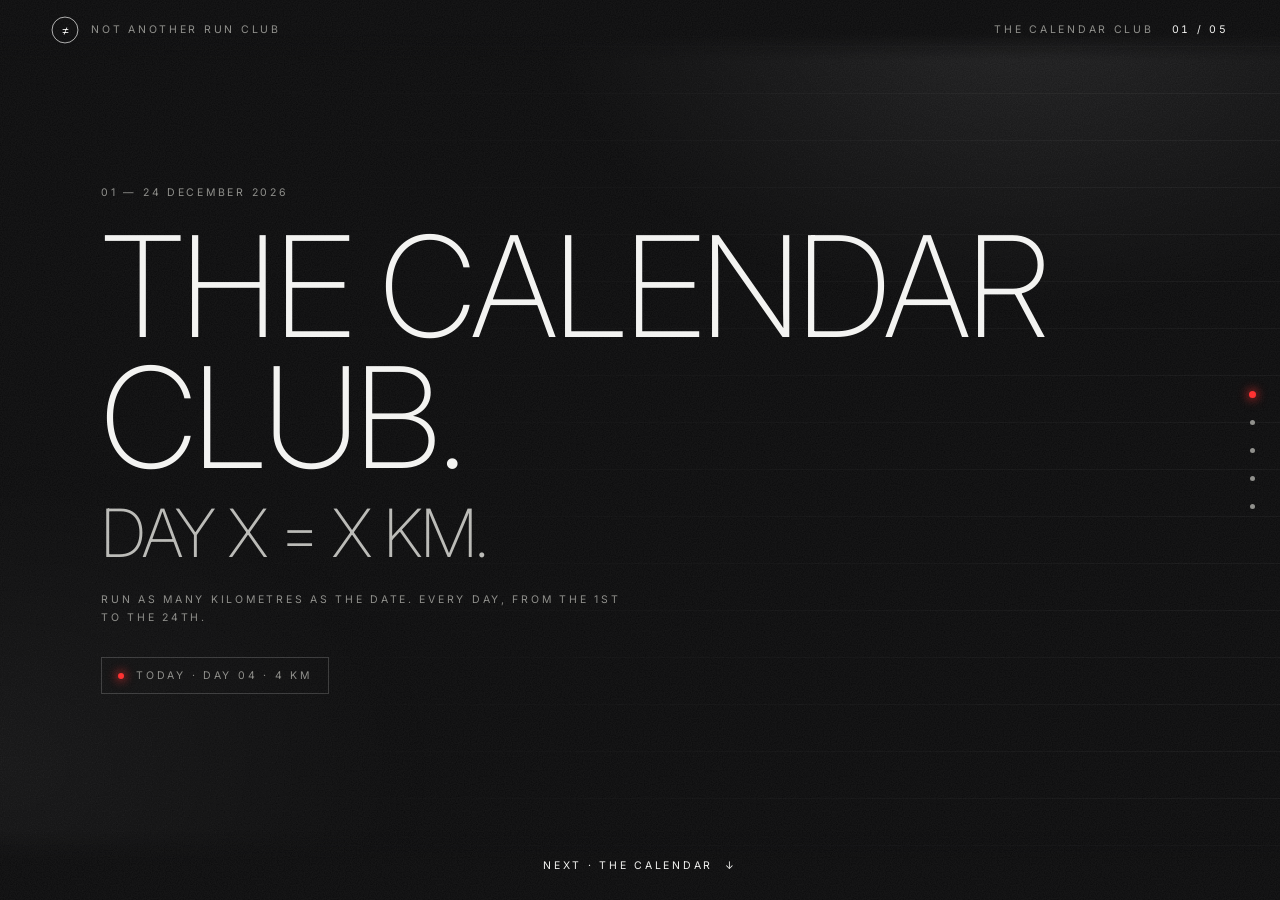
<file: index.html>
<!DOCTYPE html>
<html lang="en">
<head>
<meta charset="utf-8">
<meta name="viewport" content="width=device-width, initial-scale=1, viewport-fit=cover">
<title>The Calendar Club</title>
<meta name="description" content="Day X = X km. An advent calendar for runners, 1–24 December.">
<meta name="theme-color" content="#0a0a0b">
<!-- Link preview (WhatsApp, iMessage, Messenger, Slack, Instagram DMs ...). The image address must be the FULL address of og.png.
     When your own domain is live, replace notanotherrunclub.github.io/Calendar-Club in the three lines marked (*) with it. -->
<meta property="og:type" content="website">
<meta property="og:site_name" content="The Calendar Club">
<meta property="og:title" content="The Calendar Club — Day X = X km">
<meta property="og:description" content="Run as many kilometres as the date, every day, from the 1st to the 24th of December. Leaderboard, results and where we ran.">
<meta property="og:url" content="https://notanotherrunclub.github.io/Calendar-Club/"><!-- (*) -->
<meta property="og:image" content="https://notanotherrunclub.github.io/Calendar-Club/og.png"><!-- (*) -->
<meta property="og:image:width" content="1200">
<meta property="og:image:height" content="630">
<meta property="og:image:alt" content="The Calendar Club. Day X = X km. 1–24 December 2026.">
<meta name="twitter:card" content="summary_large_image">
<meta name="twitter:image" content="https://notanotherrunclub.github.io/Calendar-Club/og.png"><!-- (*) -->
<!-- Remove the next line if you WANT search engines to list the page (it shows runners' names). -->
<meta name="robots" content="noindex">
<link rel="icon" href="data:image/svg+xml,%3Csvg xmlns='http://www.w3.org/2000/svg' viewBox='0 0 40 40'%3E%3Crect width='40' height='40' fill='%230a0a0b'/%3E%3Ccircle cx='20' cy='20' r='17' fill='none' stroke='%23f3f3f1'/%3E%3Ctext x='20' y='28' text-anchor='middle' font-size='22' fill='%23f3f3f1' font-family='sans-serif'%3E%E2%89%A0%3C/text%3E%3C/svg%3E">
<link rel="preconnect" href="https://fonts.googleapis.com">
<link rel="preconnect" href="https://fonts.gstatic.com" crossorigin>
<link href="https://fonts.googleapis.com/css2?family=Inter:wght@200;300;400;500&display=swap" rel="stylesheet">
<link rel="stylesheet" href="style.css">
<style>
/* ===== DECK: four full-screen pages, one visible at a time, fading into each other ===== */
html,body{height:100%;overflow:hidden;overscroll-behavior:none}
#deck{position:fixed;inset:0;height:100vh;height:100dvh}
.page{position:absolute;inset:0;overflow-y:auto;overflow-x:hidden;overscroll-behavior:contain;scrollbar-width:thin;scrollbar-color:#2c2c30 transparent;
  opacity:0;visibility:hidden;transition:opacity .75s ease,visibility 0s linear .75s}
.page.active{opacity:1;visibility:visible;transition:opacity .75s ease .12s,visibility 0s}
.pin{min-height:100%;width:100%;max-width:var(--maxw);margin:0 auto;display:flex;flex-direction:column;justify-content:center;
  padding:calc(var(--bar) + 22px + env(safe-area-inset-top)) var(--pad) calc(var(--foot) + 22px + env(safe-area-inset-bottom));
  transform:translateY(18px);transition:transform .75s ease}
.page.active .pin{transform:none}

/* fixed chrome */
.bar,.foot{position:fixed;left:0;right:0;z-index:20;display:flex;align-items:center;justify-content:space-between;padding:0 var(--pad);pointer-events:none}
.bar>*,.foot>*{pointer-events:auto}
.bar{top:0;height:calc(var(--bar) + env(safe-area-inset-top));padding-top:env(safe-area-inset-top);background:linear-gradient(var(--bg) 55%,rgba(10,10,11,0))}
.foot{bottom:0;height:calc(var(--foot) + env(safe-area-inset-bottom));padding-bottom:env(safe-area-inset-bottom);justify-content:center;background:linear-gradient(to top,var(--bg) 55%,rgba(10,10,11,0))}
.brand{display:flex;align-items:center;gap:12px}
.badge{width:28px;height:28px;flex:none}
.bar .right{display:flex;gap:18px;align-items:center}
.bar .num{color:var(--ink)}
.next{display:inline-flex;gap:12px;align-items:center;padding:10px 6px;color:var(--ink)}
.next .micro{color:var(--ink)}
.next .arr{display:inline-block;animation:nudge 1.9s ease-in-out infinite}
@keyframes nudge{0%,100%{transform:translateY(0)}50%{transform:translateY(4px)}}
.next.up .arr{animation:none}
.dots{position:fixed;right:max(6px,calc(var(--pad) / 2 - 12px));top:50%;transform:translateY(-50%);z-index:21;display:flex;flex-direction:column}
.dots button{width:28px;height:28px;display:grid;place-items:center}
.dots button::before{content:"";width:5px;height:5px;border-radius:50%;background:var(--ink-3);transition:all .3s}
.dots button:hover::before{background:var(--ink)}
.dots button[aria-current="true"]::before{width:7px;height:7px;background:var(--red);box-shadow:0 0 10px 2px rgba(255,43,43,.6)}

/* page 1 — hero */
.hero h1{font-size:clamp(46px,min(11.5vw,17vh,140px),158px);margin-top:20px}
.hero .lead{font-size:clamp(26px,min(5.2vw,8vh),68px);color:var(--ink-2);margin-top:.32em}
.hero .rule{margin-top:26px;max-width:520px}
.status{margin-top:30px;display:inline-flex;gap:12px;align-items:center;border:1px solid var(--line);padding:9px 16px;align-self:flex-start}
.demo-pill{display:inline-flex;gap:10px;align-items:center;margin-top:14px;color:var(--ink);align-self:flex-start}
#updated{margin-top:14px}

/* section headings */
.sec-head{display:flex;justify-content:space-between;align-items:flex-end;gap:14px 32px;flex-wrap:wrap;margin-bottom:clamp(18px,3vh,36px)}
.sec-head h2{font-size:clamp(36px,min(7vw,11vh),92px)}
.sec-head .meta{display:flex;gap:18px;align-items:center;flex-wrap:wrap}
.notice{min-height:1.2em;margin-bottom:10px}

/* page 2 — calendar */
.cal{display:grid;grid-template-columns:repeat(6,minmax(0,1fr));gap:1px;background:var(--line-2);border:1px solid var(--line-2)}
@media(min-width:720px){.cal{grid-template-columns:repeat(8,minmax(0,1fr))}}
@media(min-width:1040px){.cal{grid-template-columns:repeat(12,minmax(0,1fr))}}
.tile{position:relative;background:var(--bg);text-align:left;padding:12px 10px 10px;min-height:104px;display:flex;flex-direction:column;justify-content:space-between;transition:background .15s,color .15s}
@media(min-width:720px){.tile{min-height:clamp(104px,15vh,150px)}}
@media(min-width:1040px){.tile{min-height:clamp(120px,24vh,210px);padding:16px 14px 14px}}
.tile .n{font-size:clamp(22px,2.6vw,32px);font-weight:200;letter-spacing:-.01em;line-height:1}
.tile .km{letter-spacing:.14em;font-size:10px;white-space:nowrap}
.tile .bt{display:flex;flex-direction:column;gap:1px}
.tile .met{letter-spacing:.12em;font-size:10px;white-space:nowrap}
.tile:hover{background:var(--bg-2)}
.tile.future{color:var(--ink-3)}
.tile.today::after{content:"";position:absolute;top:12px;right:12px;width:6px;height:6px;border-radius:50%;background:var(--red);box-shadow:0 0 10px 2px rgba(255,43,43,.55)}
.tile[aria-pressed="true"]{background:var(--ink);color:#0a0a0b}
.tile[aria-pressed="true"] .micro{color:#555}

/* page 3 — results */
.board{border-top:1px solid var(--line)}
.head,.row{display:grid;grid-template-columns:54px minmax(0,1.5fr) repeat(6,minmax(0,1fr));column-gap:14px;align-items:baseline}
.board.all .head,.board.all .row{grid-template-columns:54px minmax(0,2.4fr) repeat(3,minmax(0,1fr));column-gap:18px}
.head{align-items:end;padding:14px 0;border-bottom:1px solid var(--line-2);position:sticky;top:calc(var(--bar) + env(safe-area-inset-top));background:rgba(10,10,11,.93);z-index:3}
.row{padding:17px 0;border-bottom:1px solid var(--line-2)}
.row .rank{font-size:13px;color:var(--ink-3);letter-spacing:.12em}
.row .name{display:block;font-size:clamp(17px,1.9vw,22px);font-weight:300;text-transform:uppercase;letter-spacing:.01em;overflow-wrap:anywhere}
.row .sub{display:block;margin-top:2px;letter-spacing:.2em;font-size:9.5px}
.row .v{font-size:clamp(15px,1.5vw,18px);font-variant-numeric:tabular-nums}
.row .u{margin-left:6px;font-size:9.5px;letter-spacing:.22em;color:var(--ink-3);font-weight:400}
.row.dim,.row.dim .name{color:var(--ink-3)}
.row.top{padding:clamp(22px,3.4vw,40px) 0 clamp(20px,3vw,34px);row-gap:18px;grid-template-areas:"rank who who who who who who who" ". . km sec pace tkm tsec tpace"}
.board.all .row.top{grid-template-areas:"rank who who who who" ". . tkm tsec tpace"}
.row.top .rank{grid-area:rank}.row.top .who{grid-area:who}.row.top .cell.km{grid-area:km}.row.top .cell.sec{grid-area:sec}.row.top .cell.pace{grid-area:pace}.row.top .cell.tkm{grid-area:tkm}.row.top .cell.tsec{grid-area:tsec}.row.top .cell.tpace{grid-area:tpace}
.row.top .rank{font-size:clamp(26px,4vw,50px);font-weight:200;color:var(--ink);letter-spacing:-.01em;line-height:1}
.row.top .name{font-size:clamp(30px,5.4vw,72px);font-weight:200;letter-spacing:-.015em;line-height:1}
.row.top .v{font-size:clamp(18px,1.8vw,25px);font-weight:200}
.board.all .row.top .v{font-size:clamp(20px,2.4vw,30px)}
.row .cell.tkm{padding-left:0}
.empty{padding:clamp(30px,6vh,80px) 0;border-bottom:1px solid var(--line-2)}
.empty .display{font-size:clamp(30px,5.4vw,72px);color:var(--ink-2)}
.ranknote{margin-top:14px}
@media(max-width:820px){
  .head{display:none}
  .row,.row.top,.board.all .row,.board.all .row.top{grid-template-columns:44px repeat(3,minmax(0,1fr));grid-template-areas:"rank who who who" ". km sec pace" ". tkm tsec tpace";column-gap:10px;row-gap:12px;align-items:start}
  .board.all .row,.board.all .row.top{grid-template-areas:"rank who who who" ". tkm tsec tpace"}
  .row .rank{grid-area:rank}.row .who{grid-area:who}.row .cell.km{grid-area:km}.row .cell.sec{grid-area:sec}.row .cell.pace{grid-area:pace}.row .cell.tkm{grid-area:tkm}.row .cell.tsec{grid-area:tsec}.row .cell.tpace{grid-area:tpace}
  .row .cell[data-s]::before{display:block;content:attr(data-s);font-size:9px;letter-spacing:.14em;text-transform:uppercase;color:var(--ink-3);font-weight:400;margin-bottom:2px;white-space:nowrap}
  .row .cell.tkm,.row .cell.tsec,.row .cell.tpace{padding-top:12px;border-top:1px solid var(--line-2)}
  .board.all .row .cell.tkm,.board.all .row .cell.tsec,.board.all .row .cell.tpace{padding-top:0;border-top:0}
  .row .v{font-size:16px}
  .row.top .v,.board.all .row.top .v{font-size:19px}
  .row .u{margin-left:4px;letter-spacing:.14em}
}

/* disqualified marker after a name in the overall results */
.board .name .x{margin-left:.45em;color:var(--red);font-size:.7em;vertical-align:.12em;letter-spacing:0}

/* page 4 — leaderboard grid (runners x days) */
.grid{overflow-x:auto;overscroll-behavior-x:contain;border-top:1px solid var(--line);scrollbar-width:thin;scrollbar-color:#2c2c30 transparent}
.gt{border-collapse:separate;border-spacing:0;width:100%;min-width:max-content;font-variant-numeric:tabular-nums}
.gt th,.gt td{padding:0;text-align:center;border-bottom:1px solid var(--line-2);background:var(--bg)}
.gt thead th{padding:13px 0;font-weight:400;position:relative;z-index:2;transform:translateY(var(--hy,0px));box-shadow:0 -34px 0 var(--bg)}   /* --hy keeps the day numbers under the top bar while the page scrolls (see stickyHead) */
.gt .nm{position:sticky;left:0;z-index:1;text-align:left;padding:13px 18px 13px 0;min-width:clamp(150px,22vw,250px);max-width:250px}
.gt thead .nm{z-index:3}
.gt .nm span{display:inline-block;font-size:clamp(14px,1.4vw,17px);font-weight:300;text-transform:uppercase;letter-spacing:.01em}
.gt .x{margin-left:8px;color:var(--red);font-size:.9em;letter-spacing:0}
.gt .c{min-width:34px;width:34px;font-size:15px;color:var(--ink)}
.gt thead .c{font-size:10.5px;letter-spacing:.08em;color:var(--ink-3)}
.gt .ok{color:var(--ink)}
.gt .no{color:var(--red)}
.gt .na{color:var(--ink-3);opacity:.5}
.gt .fut{color:var(--ink-3);opacity:.25}
.gt .tdy{background:#131315}
.gt thead .tdy{color:var(--ink)}
.gt tr.dq .nm span:first-child{color:var(--ink-3)}
.gt tbody tr:hover th,.gt tbody tr:hover td{background:var(--bg-2)}
@media(max-width:640px){.gt .nm{min-width:118px;max-width:130px;padding-right:10px}.gt .nm span{font-size:13px;overflow-wrap:anywhere}.gt .c{min-width:30px;width:30px}.grid{margin-right:14px}}

/* page 5 — map */
.mapgrid{display:grid;grid-template-columns:minmax(0,1fr);gap:28px}
@media(min-width:980px){.mapgrid{grid-template-columns:minmax(0,1fr) 330px}}
.seg{display:inline-flex;border:1px solid var(--line)}
.seg button{padding:9px 14px;font-size:10.5px;letter-spacing:.24em;text-transform:uppercase;color:var(--ink-3);font-weight:400;border-right:1px solid var(--line)}
.seg button:last-child{border-right:0}
.seg button[aria-pressed="true"]{background:var(--ink);color:#0a0a0b}
.mapwrap{position:relative;background:#050506;border:1px solid var(--line-2);overflow:hidden}
.mapwrap svg{display:block;width:100%;height:auto}
.land path{fill:#151517;stroke:#2d2d31;stroke-width:.8;vector-effect:non-scaling-stroke;stroke-linejoin:round}
.glow{mix-blend-mode:screen;pointer-events:none}
.core{fill:#ff7a7a;pointer-events:none;transition:transform .15s;transform-box:fill-box;transform-origin:center}
.dot.on .core{transform:scale(1.9)}
.hit{fill:transparent;cursor:pointer}
.maplabel{fill:#d6d6d2;font-family:var(--font);font-weight:400;letter-spacing:.16em;paint-order:stroke;stroke:#050506;stroke-width:3px;stroke-linejoin:round;pointer-events:none}
.tip{position:absolute;pointer-events:none;background:rgba(10,10,11,.94);border:1px solid var(--line);padding:10px 14px;white-space:nowrap;opacity:0;transform:translate(-50%,calc(-100% - 16px));transition:opacity .12s;z-index:5}
.tip.on{opacity:1}
.tip.below{transform:translate(-50%,18px)}
.tip b{display:block;font-weight:400;font-size:12px;letter-spacing:.18em;text-transform:uppercase;margin-bottom:2px}
.legend{display:flex;gap:10px;align-items:center;margin-top:12px}.legend i{flex:none}.legend span{min-width:0}
.legend i{display:inline-block;width:22px;height:22px;border-radius:50%;background:radial-gradient(circle,rgba(255,43,43,.95),rgba(255,43,43,0) 70%)}
.cities{list-style:none}
.cities li{padding:13px 0;border-bottom:1px solid var(--line-2);cursor:default}
.cities li.on .cn{color:var(--red)}
.cities .line{display:flex;justify-content:space-between;gap:12px;align-items:baseline}
.cities .cn{font-size:15px;text-transform:uppercase;letter-spacing:.06em;font-weight:300}
.cities .cbar{height:1px;background:var(--line-2);margin-top:9px;position:relative}
.cities .cbar i{position:absolute;left:0;top:-.5px;height:2px;background:var(--red);box-shadow:0 0 10px rgba(255,43,43,.6)}

@media(max-width:640px){.bar .right .title{display:none}.badge{width:24px;height:24px}.dots{right:2px}.dots button{width:16px;height:28px}}
@media(max-height:560px){.pin{justify-content:flex-start}}
</style>
</head>
<body>
<div class="heroBg" aria-hidden="true"></div>

<header class="bar">
  <div class="brand">
    <svg class="badge" viewBox="0 0 40 40" aria-hidden="true"><circle cx="20" cy="20" r="18.5" fill="none" stroke="currentColor" stroke-width="1"/><text x="20" y="27" text-anchor="middle" font-size="20" font-weight="300" fill="currentColor" font-family="Inter,system-ui,sans-serif">≠</text></svg>
    <span class="micro">Not Another Run Club</span>
  </div>
  <div class="right">
    <span class="micro title" id="pgTitle"></span>
    <span class="micro num" id="pgCount" aria-live="polite"></span>
  </div>
</header>

<nav class="dots" id="dots" aria-label="Pages"></nav>

<main id="deck">
  <section class="page active" id="top" data-title="The Calendar Club" aria-label="The Calendar Club">
    <div class="pin hero">
      <p class="micro">01 — 24 December 2026</p>
      <h1 class="display">The Calendar<br>Club.</h1>
      <p class="lead display">Day X = X km.</p>
      <p class="micro rule">Run as many kilometres as the date. Every day, from the 1st to the 24th.</p>
      <div class="status micro" id="status" aria-live="polite"></div>
      <div class="demo-pill micro" id="demoPill" hidden><span class="dot-live"></span>Demo data · not real runners</div>
      <p class="micro" id="updated"></p>
    </div>
  </section>

  <section class="page" id="calendar" data-title="The calendar" aria-label="The calendar">
    <div class="pin">
      <div class="sec-head">
        <h2 class="display">The calendar.</h2>
        <p class="micro">Tap a day to open its results</p>
      </div>
      <div class="cal" id="cal" role="group" aria-label="Days 1 to 24"></div>
    </div>
  </section>

  <section class="page" id="results" data-title="Results" aria-label="Results">
    <div class="pin" style="justify-content:flex-start">
      <div class="sec-head">
        <h2 class="display">Results.</h2>
        <div class="meta">
          <p class="micro" id="resMeta"></p>
          <button class="linkbtn" id="resAll" type="button" hidden>← All days</button>
        </div>
      </div>
      <p class="micro notice" id="notice" aria-live="polite"></p>
      <div class="board" id="board" role="table" aria-label="Results"></div>
      <p class="micro ranknote" id="rankNote"></p>
    </div>
  </section>

  <section class="page" id="leaderboard" data-title="Leaderboard" aria-label="Leaderboard">
    <div class="pin" style="justify-content:flex-start">
      <div class="sec-head">
        <h2 class="display">Leaderboard.</h2>
        <div class="meta"><p class="micro" id="lbMeta"></p></div>
      </div>
      <div class="grid" id="grid" tabindex="0" role="region" aria-label="Leaderboard: every runner, every day"></div>
      <p class="micro ranknote" id="lbNote"></p>
    </div>
  </section>

  <section class="page" id="map" data-title="Where we ran" aria-label="Where we ran">
    <div class="pin">
      <div class="sec-head">
        <h2 class="display">Where we ran.</h2>
        <div class="meta">
          <button class="linkbtn" id="mapAll" type="button" hidden>← All days</button>
          <div class="seg" id="seg" role="group" aria-label="Map area"></div>
        </div>
      </div>
      <div class="mapgrid">
        <div>
          <div class="mapwrap" id="mapwrap"></div>
          <div class="legend micro"><i aria-hidden="true"></i><span id="mapNote"></span></div>
        </div>
        <div>
          <p class="micro" style="margin-bottom:6px" id="cityHead">Cities</p>
          <ul class="cities" id="cities"></ul>
          <p class="micro" id="cityMore" style="margin-top:14px"></p>
        </div>
      </div>
    </div>
  </section>
</main>

<footer class="foot">
  <button class="next" id="nextBtn" type="button"><span class="micro" id="nextLab"></span><span class="micro arr" aria-hidden="true">↓</span></button>
</footer>

<noscript><p style="position:fixed;inset:0;display:grid;place-items:center;background:#0a0a0b;color:#f3f3f1;z-index:99">This page needs JavaScript.</p></noscript>

<script src="shared.js"></script>
<script>
(() => {
'use strict';
const { DAYS, norm, pad2, fmtKm, fmtTime, fmtPace, fmtInt, CITIES, cityKey, clean } = window.CC;

/* ===== SETTINGS ===== */
const YEAR = 2026;          // challenge year (1–24 December)
const TZ = 'Europe/Budapest';
const RANK_BY = 'time';     // 'time': fastest total time wins   |   'pace': fastest average pace wins (fairer when runners have different days)
const POLL_MS = 60000;      // how often the open page checks data.json for news

const $ = (q) => document.querySelector(q);
const NS = 'http://www.w3.org/2000/svg';
function h(tag, props, ...kids) {
  const el = document.createElement(tag);
  if (props) for (const [k, v] of Object.entries(props)) {
    if (v == null || v === false) continue;
    if (k === 'class') el.className = v;
    else if (k.startsWith('on')) el.addEventListener(k.slice(2), v);
    else el.setAttribute(k, v === true ? '' : v);
  }
  for (const c of kids.flat()) { if (c == null || c === false) continue; el.append(c.nodeType ? c : document.createTextNode(String(c))); }
  return el;
}
function s(tag, props, text) {
  const el = document.createElementNS(NS, tag);
  if (props) for (const [k, v] of Object.entries(props)) if (v != null) el.setAttribute(k, v);
  if (text != null) el.textContent = text;
  return el;
}

/* ===== STATE ===== */
const DEMO_Q = /[?&]demo(=|&|$)/.test(location.search);
let DATA = null, ENTRIES = [], loaded = false, lastText = null;
const state = { day: null, mapDay: null, view: null, active: null, touched: false };   // day = results filter, mapDay = map filter
let GEO = null;

function isDemo() { return DEMO_Q || !!(DATA && DATA.demo); }
function todayInfo() {
  if (isDemo()) return { phase: 'live', day: (DATA && DATA.previewToday) || 9 };
  const [y, m, d] = new Intl.DateTimeFormat('en-CA', { timeZone: TZ, year: 'numeric', month: '2-digit', day: '2-digit' }).format(new Date()).split('-').map(Number);
  const diff = Math.round((Date.UTC(y, m - 1, d) - Date.UTC(YEAR, 11, 1)) / 864e5);
  if (diff < 0) return { phase: 'before', in: -diff };
  if (diff >= DAYS) return { phase: 'after' };
  return { phase: 'live', day: diff + 1 };
}

/* ===== AGGREGATION ===== */
function computeRows(day) {
  const groups = new Map();
  for (const e of ENTRIES) { const k = norm(e.name); if (!groups.has(k)) groups.set(k, []); groups.get(k).push(e); }
  const rows = [];
  for (const [key, es] of groups) {
    es.sort((a, b) => (a.at - b.at) || (a.day - b.day));
    const byDay = new Map(); for (const e of es) byDay.set(e.day, e);          // one result per day — the latest entry wins
    const days = [...byDay.values()], doneDays = days.filter((e) => e.done);
    const sel = day ? days.filter((e) => e.day === day) : days, selDone = sel.filter((e) => e.done), timed = selDone.filter((e) => e.sec != null);
    const sumSec = (l) => l.reduce((a, e) => a + e.sec, 0), sumKm = (l) => l.reduce((a, e) => a + e.day, 0);      // a finished day is worth its own number of km
    const allTimed = doneDays.filter((e) => e.sec != null);
    rows.push({
      key, name: es[0].name, daysDone: doneDays.length,
      dq: days.some((e) => !e.done),                                         // one "not finished" = disqualified
      dqDay: days.reduce((m, e) => (e.done ? m : Math.min(m, e.day)), Infinity),   // the first day they did not finish
      byDay: new Map(days.map((e) => [e.day, e.done])),
      dayKm: sumKm(selDone), sec: timed.length ? sumSec(timed) : null, pace: timed.length ? sumSec(timed) / sumKm(timed) : null,                 // the selected day (all days when none is selected)
      totalKm: sumKm(doneDays), tsec: allTimed.length ? sumSec(allTimed) : null, tpace: allTimed.length ? sumSec(allTimed) / sumKm(allTimed) : null, // all days, counted by the page
      ranked: selDone.length > 0, tried: sel.length > 0, timeComplete: selDone.length > 0 && timed.length === selDone.length, rank: null,
    });
  }
  /* RANKING — one day: 1) finishers first  2) then the faster time (runners whose times are all entered go first)  3) then name
     — all days: 1) most kilometres  2) at the same distance the faster overall runner (complete times first, then lower overall pace)  3) then name */
  const t = (r) => { const v = RANK_BY === 'pace' ? r.pace : r.sec; return v == null ? Infinity : v; };
  const tp = (r) => (r.tpace == null ? Infinity : r.tpace);
  const ranked = rows.filter((r) => r.ranked).sort((a, b) => day
    ? (Number(b.timeComplete) - Number(a.timeComplete)) || (t(a) - t(b)) || (b.totalKm - a.totalKm) || a.name.localeCompare(b.name, 'hu')
    : (b.totalKm - a.totalKm) || (Number(b.timeComplete) - Number(a.timeComplete)) || (tp(a) - tp(b)) || a.name.localeCompare(b.name, 'hu'));
  ranked.forEach((r, i) => { r.rank = i + 1; });
  const rest = rows.filter((r) => !r.ranked).sort((a, b) => (Number(b.tried) - Number(a.tried)) || a.name.localeCompare(b.name, 'hu'));
  return ranked.concat(rest);
}
function cityStats(es) {
  const m = new Map();
  for (const e of es) {
    const k = cityKey(e.city); if (!k) continue;
    let c = m.get(k); if (!c) { c = { key: k, name: e.city, km: 0, runs: 0, runners: new Set(), lat: null, lon: null }; m.set(k, c); }
    c.km += e.km; c.runs++; c.runners.add(norm(e.name));
    if (c.lat == null && e.lat != null && e.lon != null) { c.lat = e.lat; c.lon = e.lon; }
  }
  for (const c of m.values()) { const t = CITIES.get(norm(c.name)); if (t) { c.name = t.name; if (c.lat == null) { c.lat = t.lat; c.lon = t.lon; } } }
  return [...m.values()].sort((a, b) => b.km - a.km);
}

/* ===== PAGE 1: status ===== */
function renderStatus() {
  const t = todayInfo(), el = $('#status'); el.replaceChildren();
  if (t.phase === 'live') el.append(h('span', { class: 'dot-live' }), `Today · Day ${pad2(t.day)} · ${t.day} km`);
  else if (t.phase === 'before') el.append(`Opens in ${t.in} ${t.in === 1 ? 'day' : 'days'} · 01 Dec`);
  else el.append('The calendar is closed · see you next year');
  $('#demoPill').hidden = !isDemo();
  const last = ENTRIES.reduce((a, e) => Math.max(a, e.at || 0), 0);
  $('#updated').textContent = last && !isDemo() ? 'Last update · ' + new Intl.DateTimeFormat('en-GB', { timeZone: TZ, day: '2-digit', month: 'short', hour: '2-digit', minute: '2-digit' }).format(new Date(last)) : '';
}

/* ===== PAGE 2: calendar ===== */
function renderCal() {
  const t = todayInfo(), el = $('#cal'); el.replaceChildren();
  const perDay = new Map();   // day -> runner -> finished?
  for (const e of [...ENTRIES].sort((x, y) => x.at - y.at)) { if (!perDay.has(e.day)) perDay.set(e.day, new Map()); perDay.get(e.day).set(norm(e.name), e.done); }
  for (let d = 1; d <= DAYS; d++) {
    const m = perDay.get(d); let met = 0;
    if (m) for (const v of m.values()) if (v) met++;
    const future = t.phase === 'before' || (t.phase === 'live' && d > t.day);
    el.append(h('button', {
      type: 'button', class: 'tile' + (t.phase === 'live' && d === t.day ? ' today' : '') + (future ? ' future' : ''),
      'aria-pressed': String(state.day === d), 'aria-label': `Day ${d}, ${d} km — open results`,
      onclick: () => { state.day = d; state.mapDay = d; state.touched = true; renderAll(); go(IDS.indexOf('results'), 'jump', true); },
    }, h('span', { class: 'n num' }, pad2(d)), h('span', { class: 'bt' }, m ? h('span', { class: 'met micro num' }, '✓ ' + met) : null, h('span', { class: 'km micro' }, d + ' km'))));
  }
}

/* ===== PAGE 3: results ===== */
/* [css class, header label, short label for phones] */
const COLS_DAY = [['km', 'Distance', 'Distance'], ['sec', 'Time', 'Time'], ['pace', 'Avg pace', 'Avg pace']];
const COLS_TOT = [['tkm', 'Total distance', 'Total dist.'], ['tsec', 'Total time', 'Total time'], ['tpace', 'Avg total pace', 'Total pace']];
function renderBoard() {
  const root = $('#board'); root.replaceChildren();
  const day = state.day, rows = computeRows(day).filter((r) => !day || r.dqDay > day);   // one day: a runner is not listed from their first missed day on; overall: everyone is listed
  root.className = 'board' + (day ? '' : ' all');
  const totalKm = rows.reduce((a, r) => a + r.totalKm, 0);
  const doneN = rows.filter((r) => r.ranked).length;
  $('#resMeta').textContent = day
    ? `Day ${pad2(day)} · ${day} km · ${doneN} of ${rows.length} finished`
    : `Overall · ${rows.length} ${rows.length === 1 ? 'runner' : 'runners'} · ${fmtInt(totalKm)} km`;
  $('#resAll').hidden = !day;
  const how = RANK_BY === 'pace' ? 'average pace' : 'time';
  $('#rankNote').textContent = rows.length ? (day ? `Ranked by finishers first, then fastest ${how} on day ${pad2(day)}. Distance, time and pace are for day ${pad2(day)}; the totals add up every day (day 7 = 7 km).` : 'Ranked by total distance first; at the same distance the faster overall runner goes first. Distance = the days finished added up (day 7 = 7 km). A ✗ after a name = disqualified.') : '';
  if (!loaded) { root.append(h('div', { class: 'empty' }, h('p', { class: 'micro' }, 'Loading results…'))); return; }
  if (!rows.length) {
    const t = todayInfo();
    root.append(h('div', { class: 'empty' }, h('p', { class: 'display' }, 'No results yet.'),
      h('p', { class: 'micro', style: 'margin-top:14px' }, ENTRIES.length ? 'Nobody still in the game has a result for this day.' : t.phase === 'before' ? 'The calendar opens on 01 December.' : 'Nothing has been logged yet.')));
    return;
  }
  const cols = (day ? COLS_DAY : []).concat(COLS_TOT);
  const head = h('div', { class: 'head', role: 'row' }, h('span', { class: 'micro hd-rank', role: 'columnheader' }, '#'), h('span', { class: 'micro', role: 'columnheader' }, 'Runner'));
  for (const [, label] of cols) head.append(h('span', { class: 'micro', role: 'columnheader' }, label));
  root.append(head);
  rows.forEach((r, i) => {
    const top = i === 0 && r.rank === 1;
    let sub;
    if (day) sub = r.ranked ? `Day ${pad2(day)} · ✓ Finished` : 'No result yet';
    else sub = `${r.daysDone} ${r.daysDone === 1 ? 'day' : 'days'} finished${r.dq ? ' · disqualified' : ''}`;
    const val = { km: [r.ranked ? fmtInt(r.dayKm) : '—', 'km'], sec: [fmtTime(r.sec), ''], pace: [fmtPace(r.pace), '/km'], tkm: [fmtInt(r.totalKm), 'km'], tsec: [fmtTime(r.tsec), ''], tpace: [fmtPace(r.tpace), '/km'] };
    const cell = ([cls, label, short]) => h('span', { class: 'cell ' + cls, role: 'cell', 'data-l': label, 'data-s': short }, h('span', { class: 'v' }, val[cls][0]), val[cls][1] && val[cls][0] !== '—' ? h('span', { class: 'u' }, val[cls][1]) : null);
    root.append(h('div', { class: 'row' + (top ? ' top' : '') + (r.ranked ? '' : ' dim'), role: 'row' },
      h('span', { class: 'rank cell num', role: 'cell' }, r.rank ? pad2(r.rank) : '—'),
      h('span', { class: 'who cell', role: 'cell' }, h('span', { class: 'name' }, r.name, !day && r.dq ? h('span', { class: 'x', role: 'img', 'aria-label': 'disqualified', title: 'Disqualified' }, '✗') : null), h('span', { class: 'sub micro' }, sub)),
      ...cols.map(cell)));
  });
}

/* ===== PAGE 4: leaderboard grid — every runner, days 1–24 ===== */
function renderGrid() {
  const root = $('#grid'); root.replaceChildren();
  const t = todayInfo(), all = computeRows(null);
  const rows = all.filter((r) => !r.dq).concat(all.filter((r) => r.dq));          // runners still in the game first, disqualified last
  const live = all.filter((r) => !r.dq).length, out = all.length - live;
  $('#lbMeta').textContent = loaded ? `${all.length} ${all.length === 1 ? 'runner' : 'runners'} · ${live} still in${out ? ' · ' + out + ' out' : ''}` : '';
  $('#lbNote').textContent = '✓ finished the day’s distance · ✗ did not finish · a ✗ after a name = disqualified · – no result yet';
  if (!loaded) { root.append(h('div', { class: 'empty' }, h('p', { class: 'micro' }, 'Loading…'))); return; }
  if (!rows.length) {
    root.append(h('div', { class: 'empty' }, h('p', { class: 'display' }, 'No runners yet.'),
      h('p', { class: 'micro', style: 'margin-top:14px' }, t.phase === 'before' ? 'The calendar opens on 01 December.' : 'Nothing has been logged yet.')));
    return;
  }
  const todayN = t.phase === 'live' ? t.day : 0;
  const isFuture = (d) => t.phase === 'before' || (t.phase === 'live' && d > t.day);
  const tr0 = h('tr', null, h('th', { class: 'nm micro', scope: 'col' }, 'Runner'));
  for (let d = 1; d <= DAYS; d++) tr0.append(h('th', { class: 'c' + (d === todayN ? ' tdy' : ''), scope: 'col', title: `Day ${d} · ${d} km` }, String(d)));
  const body = h('tbody');
  for (const r of rows) {
    const tr = h('tr', { class: r.dq ? 'dq' : '' },
      h('th', { class: 'nm', scope: 'row' }, h('span', null, r.name), r.dq ? h('span', { class: 'x', role: 'img', 'aria-label': 'disqualified', title: 'Disqualified' }, '✗') : null));
    for (let d = 1; d <= DAYS; d++) {
      const v = r.byDay.get(d);
      const cls = 'c ' + (v === true ? 'ok' : v === false ? 'no' : isFuture(d) ? 'fut' : 'na') + (d === todayN ? ' tdy' : '');
      const txt = v === true ? '✓' : v === false ? '✗' : isFuture(d) ? '' : '–';
      tr.append(h('td', { class: cls, 'aria-label': `Day ${d}: ${v === true ? 'finished' : v === false ? 'not finished' : 'no result'}` }, txt));
    }
    body.append(tr);
  }
  root.append(h('table', { class: 'gt' }, h('thead', null, tr0), body));
  askStickyHead();
}

/* the day numbers stay in view while the page scrolls (CSS sticky can't do it: the grid itself is the horizontal scroller) */
let headRaf = 0;
function stickyHead() {
  headRaf = 0;
  const t = document.querySelector('#grid .gt'); if (!t) return;
  const th = t.tHead.getBoundingClientRect().height, r = t.getBoundingClientRect(), top = document.querySelector('.bar').offsetHeight;
  t.style.setProperty('--hy', Math.max(0, Math.min(top - r.top, r.height - th)) + 'px');
}
const askStickyHead = () => { if (!headRaf) headRaf = requestAnimationFrame(stickyHead); };
document.querySelector('#leaderboard').addEventListener('scroll', askStickyHead, { passive: true });
window.addEventListener('resize', askStickyHead);

/* ===== PAGE 5: map ===== */
const W = 1000, rad = (d) => d * Math.PI / 180;
const merc = (lat) => Math.log(Math.tan(Math.PI / 4 + rad(Math.max(-85, Math.min(85, lat))) / 2));
const VIEWS = {
  hu: { label: 'Hungary', bbox: [15.2, 45.2, 23.9, 49.2], K: [24, 6.5, 110], core: 4.6, fs: 13 },
  eu: { label: 'Europe', bbox: [-11, 34, 42, 63], K: [12, 3.6, 52], core: 3.2, fs: 11 },
  world: { label: 'World', bbox: [-180, -58, 180, 80], K: [8, 2.2, 30], core: 2.4, fs: 9 },
};
for (const v of Object.values(VIEWS)) { const [lo0, la0, lo1, la1] = v.bbox; v.k = W / rad(lo1 - lo0); v.y0 = merc(la1); v.w = W; v.h = Math.round((merc(la1) - merc(la0)) * v.k); }
const project = (v, lon, lat) => [rad(lon - v.bbox[0]) * v.k, (v.y0 - merc(lat)) * v.k];
const inside = (v, c) => c.lon >= v.bbox[0] && c.lon <= v.bbox[2] && c.lat >= v.bbox[1] && c.lat <= v.bbox[3];
function autoView(cs) {
  if (!cs.length) return 'hu';
  if (cs.every((c) => inside(VIEWS.hu, c))) return 'hu';
  if (cs.every((c) => inside(VIEWS.eu, c))) return 'eu';
  return 'world';
}
const mapState = { key: null, svg: null, land: null, dots: null, tip: null };
function showTip(c, v, x, y) {
  const tip = mapState.tip; tip.replaceChildren(h('b', null, c.name), h('span', { class: 'micro' }, `${c.runners.size} ${c.runners.size === 1 ? 'runner' : 'runners'} · ${c.runs} ${c.runs === 1 ? 'run' : 'runs'} · ${fmtKm(c.km)} km`));
  const py = y / v.h * 100; tip.style.left = Math.min(84, Math.max(16, x / v.w * 100)) + '%'; tip.style.top = py + '%'; tip.classList.toggle('below', py < 24); tip.classList.add('on');
}
const hideTip = () => { if (mapState.tip) mapState.tip.classList.remove('on'); };
function setActive(key) {
  state.active = key;
  document.querySelectorAll('.dot').forEach((n) => n.classList.toggle('on', n.dataset.k === key));
  document.querySelectorAll('.cities li').forEach((n) => n.classList.toggle('on', n.dataset.k === key));
}
function renderMap() {
  const es = (state.mapDay ? ENTRIES.filter((e) => e.day === state.mapDay) : ENTRIES).filter((e) => e.done);
  const cs = cityStats(es), located = cs.filter((c) => c.lat != null);
  const key = state.view || autoView(located), v = VIEWS[key];
  $('#mapAll').hidden = !state.mapDay;
  const seg = $('#seg'); seg.replaceChildren();
  for (const [k, vv] of Object.entries(VIEWS)) seg.append(h('button', { type: 'button', 'aria-pressed': String(k === key), onclick: () => { state.view = k; renderMap(); } }, vv.label));
  const wrap = $('#mapwrap');
  if (mapState.key !== key) {
    const svg = s('svg', { viewBox: `0 0 ${v.w} ${v.h}`, role: 'img', 'aria-label': 'Map of cities where runs were completed' });
    const defs = s('defs'), g = s('radialGradient', { id: 'heat' });
    g.append(s('stop', { offset: '0', 'stop-color': '#ff2b2b', 'stop-opacity': '.95' }), s('stop', { offset: '.35', 'stop-color': '#ff2b2b', 'stop-opacity': '.42' }), s('stop', { offset: '1', 'stop-color': '#ff2b2b', 'stop-opacity': '0' }));
    defs.append(g);
    const land = s('path', { d: GEO && GEO.views[key] ? GEO.views[key].d : '' });
    const gl = s('g', { class: 'land' }); gl.append(land);
    const dots = s('g');
    svg.append(defs, gl, dots);
    const tip = h('div', { class: 'tip', role: 'status' });
    wrap.replaceChildren(svg, tip);
    svg.addEventListener('click', (ev) => { if (!ev.target.classList.contains('hit')) { hideTip(); setActive(null); } });
    Object.assign(mapState, { key, svg, land, dots, tip });
  }
  const dots = mapState.dots; dots.replaceChildren();
  const vis = located.filter((c) => inside(v, c));
  const rOf = (km) => Math.min(v.K[2], v.K[0] + v.K[1] * Math.sqrt(km));
  const pts = vis.map((c) => ({ c, p: project(v, c.lon, c.lat) }));
  for (const { c, p } of pts.slice().reverse()) {
    const [x, y] = p, r = rOf(c.km);
    const g = s('g', { class: 'dot', 'data-k': c.key, tabindex: '0', role: 'img', 'aria-label': `${c.name}: ${fmtKm(c.km)} km, ${c.runners.size} runners` });
    g.append(s('circle', { class: 'glow', cx: x, cy: y, r, fill: 'url(#heat)' }), s('circle', { class: 'core', cx: x, cy: y, r: v.core }), s('circle', { class: 'hit', cx: x, cy: y, r: Math.max(r * 0.55, 14) }));
    const on = () => { showTip(c, v, x, y); setActive(c.key); };
    g.addEventListener('pointerenter', on); g.addEventListener('focus', on);
    g.addEventListener('pointerleave', () => { hideTip(); setActive(null); }); g.addEventListener('blur', () => { hideTip(); setActive(null); });
    g.addEventListener('click', on);
    dots.append(g);
  }
  const placed = [];
  for (const { c, p } of pts.slice(0, 8)) {
    const [x, y] = p, txt = c.name.toUpperCase(), w = txt.length * v.fs * 0.78 + 8, left = x + v.core + 8 + w > v.w - 6;
    const x0 = left ? x - v.core - 8 - w : x + v.core + 8, box = [x0, y - v.fs, x0 + w, y + v.fs * 0.4];
    if (placed.some((b) => !(box[2] < b[0] || box[0] > b[2] || box[3] < b[1] || box[1] > b[3]))) continue;
    placed.push(box);
    dots.append(s('text', { class: 'maplabel', x: left ? x - v.core - 8 : x + v.core + 8, y: y + v.fs * 0.35, 'font-size': v.fs, 'text-anchor': left ? 'end' : 'start' }, txt));
  }
  $('#mapNote').textContent = `Red glow = kilometres run in that city · ${state.mapDay ? 'day ' + pad2(state.mapDay) : 'all days'}`;
  const ul = $('#cities'); ul.replaceChildren();
  const max = cs.length ? cs[0].km : 1;
  $('#cityHead').textContent = state.mapDay ? `Cities · day ${pad2(state.mapDay)}` : 'Cities · all days';
  for (const c of cs.slice(0, 14)) {
    const li = h('li', { 'data-k': c.key },
      h('div', { class: 'line' }, h('span', { class: 'cn' }, c.name), h('span', { class: 'micro num' }, `${c.runners.size} · ${fmtKm(c.km)} km`)),
      h('div', { class: 'cbar' }, h('i', { style: `width:${Math.max(3, c.km / max * 100)}%` })));
    li.addEventListener('pointerenter', () => { setActive(c.key); const q = pts.find((o) => o.c.key === c.key); if (q) showTip(c, v, q.p[0], q.p[1]); });
    li.addEventListener('pointerleave', () => { setActive(null); hideTip(); });
    ul.append(li);
  }
  if (!cs.length) ul.append(h('li', null, h('span', { class: 'micro' }, 'No runs yet')));
  const hidden = cs.length - vis.length, extra = cs.length > 14 ? cs.length - 14 : 0;
  const msgs = [];
  if (hidden > 0) msgs.push(`${hidden} ${hidden === 1 ? 'city is' : 'cities are'} outside this view or have no coordinates`);
  if (extra > 0) msgs.push(`+${extra} more in the list`);
  $('#cityMore').textContent = msgs.join(' · ');
}

function renderAll() { renderStatus(); renderCal(); renderBoard(); renderGrid(); renderMap(); }

/* ===== DECK NAVIGATION: one page at a time, cross-fade between them ===== */
const pages = [...document.querySelectorAll('.page')];
const IDS = pages.map((p) => p.id);
const TITLES = pages.map((p) => p.dataset.title);
let cur = 0, locked = false;
const dotsEl = $('#dots');
pages.forEach((p, i) => dotsEl.append(h('button', { type: 'button', 'aria-label': `${pad2(i + 1)} ${TITLES[i]}`, title: TITLES[i], onclick: () => go(i, i < cur ? 'back' : 'jump', true) })));

function show(i) {
  cur = i;
  pages.forEach((p, k) => { const on = k === i; p.classList.toggle('active', on); p.inert = !on; p.setAttribute('aria-hidden', on ? 'false' : 'true'); });
  [...dotsEl.children].forEach((b, k) => { if (k === i) b.setAttribute('aria-current', 'true'); else b.removeAttribute('aria-current'); });
  $('#pgCount').textContent = `${pad2(i + 1)} / ${pad2(pages.length)}`;
  $('#pgTitle').textContent = TITLES[i];
  const last = i === pages.length - 1, nb = $('#nextBtn');
  nb.classList.toggle('up', last);
  $('#nextLab').textContent = last ? 'Back to start' : 'Next · ' + TITLES[i + 1];
  nb.querySelector('.arr').textContent = last ? '↑' : '↓';
  document.title = (i ? TITLES[i] + ' · ' : '') + 'The Calendar Club';
  try { history.replaceState(null, '', '#' + IDS[i]); } catch (e) {}
}
function go(i, how, force) {
  i = Math.max(0, Math.min(pages.length - 1, i));
  if (i === cur || (locked && !force)) return false;
  locked = true; setTimeout(() => { locked = false; }, 850);
  const p = pages[i]; p.scrollTop = how === 'back' ? p.scrollHeight : 0;
  show(i); return true;
}
const canScroll = (dir) => { const p = pages[cur]; return dir > 0 ? p.scrollTop + p.clientHeight < p.scrollHeight - 2 : p.scrollTop > 2; };
const flip = (dir) => go(dir > 0 && cur === pages.length - 1 ? 0 : cur + dir, dir < 0 ? 'back' : 'jump');

/* wheel / trackpad — only a fresh gesture that STARTS at the edge of a page flips it, so inertia never skips pages */
let lastWheel = 0, consumed = false, edgeAtStart = false;
window.addEventListener('wheel', (e) => {
  if (e.ctrlKey || Math.abs(e.deltaY) < Math.abs(e.deltaX)) return;
  const now = performance.now(), fresh = now - lastWheel > 120; lastWheel = now;
  const dir = e.deltaY > 0 ? 1 : -1;
  if (fresh) { consumed = false; edgeAtStart = !canScroll(dir); }
  if (canScroll(dir)) { if (!pages[cur].contains(e.target)) { e.preventDefault(); pages[cur].scrollTop += e.deltaY; } return; }
  e.preventDefault();
  if (consumed || !edgeAtStart || Math.abs(e.deltaY) < 6) return;
  consumed = true;
  if (dir > 0 && cur === pages.length - 1) return;
  go(cur + dir, dir < 0 ? 'back' : 'jump');
}, { passive: false });

/* touch — swipe up/down, flips only when the swipe BEGAN at the page edge */
let t0 = null;
window.addEventListener('touchstart', (e) => {
  if (e.touches.length !== 1) { t0 = null; return; }
  const t = e.touches[0]; t0 = { x: t.clientX, y: t.clientY, down: !canScroll(1), up: !canScroll(-1) };
}, { passive: true });
window.addEventListener('touchend', (e) => {
  if (!t0) return;
  const t = e.changedTouches[0], dy = t0.y - t.clientY, dx = t0.x - t.clientX, st = t0; t0 = null;
  if (Math.abs(dy) < 50 || Math.abs(dy) < Math.abs(dx) * 1.2) return;
  const dir = dy > 0 ? 1 : -1;
  if ((dir > 0 && st.down) || (dir < 0 && st.up)) go(cur + dir, dir < 0 ? 'back' : 'jump');
}, { passive: true });
window.addEventListener('touchcancel', () => { t0 = null; }, { passive: true });

/* keyboard */
window.addEventListener('keydown', (e) => {
  if (e.altKey || e.ctrlKey || e.metaKey) return;
  const tag = e.target && e.target.tagName;
  if (tag === 'INPUT' || tag === 'TEXTAREA' || tag === 'SELECT') return;
  const k = e.key; let dir = 0, step = 0;
  if (k === 'ArrowDown') { dir = 1; step = 90; } else if (k === 'ArrowUp') { dir = -1; step = 90; }
  else if (k === 'PageDown') { dir = 1; step = 0.85; } else if (k === 'PageUp') { dir = -1; step = 0.85; }
  else if (k === ' ' && tag !== 'BUTTON' && tag !== 'A') { dir = e.shiftKey ? -1 : 1; step = 0.85; }
  else if (k === 'Home') { e.preventDefault(); go(0, 'back'); return; }
  else if (k === 'End') { e.preventDefault(); go(pages.length - 1, 'jump'); return; }
  if (!dir) return;
  e.preventDefault();
  if (canScroll(dir)) { const p = pages[cur]; p.scrollBy({ top: dir * (step < 5 ? step * p.clientHeight : step), behavior: 'smooth' }); return; }
  if (dir > 0 && cur === pages.length - 1) return;
  go(cur + dir, dir < 0 ? 'back' : 'jump');
});

$('#nextBtn').addEventListener('click', () => { if (cur === pages.length - 1) go(0, 'back', true); else go(cur + 1, 'jump', true); });
$('#resAll').addEventListener('click', () => { state.day = null; state.mapDay = null; state.touched = true; renderAll(); });
$('#mapAll').addEventListener('click', () => { state.day = null; state.mapDay = null; state.touched = true; renderAll(); });
window.addEventListener('hashchange', () => { const i = IDS.indexOf(location.hash.slice(1)); if (i >= 0 && i !== cur) go(i, i < cur ? 'back' : 'jump', true); });

/* ===== DATA ===== */
function apply(j) {
  DATA = j && typeof j === 'object' ? j : {};
  ENTRIES = (Array.isArray(DATA.entries) ? DATA.entries : []).map((d) => clean(d && d.id, d)).filter(Boolean);
  loaded = true; $('#notice').textContent = '';
  if (!state.touched) { const t = todayInfo(); state.day = t.phase === 'live' ? t.day : null; }   // while the event runs, the results open on today
  renderAll();
}
async function loadData() {
  if (DEMO_Q) return;
  try {
    const r = await fetch('data.json?t=' + Date.now(), { cache: 'no-store' });
    if (!r.ok) throw new Error('HTTP ' + r.status);
    const text = await r.text();
    if (text === lastText) { $('#notice').textContent = ''; return; }
    const j = JSON.parse(text); lastText = text; apply(j);
  } catch (e) {
    if (!loaded) { loaded = true; renderAll(); }
    $('#notice').textContent = location.protocol === 'file:' ? 'Open this page from a web address (e.g. GitHub Pages) — browsers block data files on local files.' : 'Results could not be refreshed just now. Showing the last known data.';
  }
}

async function boot() {
  const start = IDS.indexOf(location.hash.slice(1));
  show(start >= 0 ? start : 0);
  if (DEMO_Q) apply({ demo: true, previewToday: 9, entries: window.CC.demoEntries(9) });
  else renderAll();
  fetch('geo.json').then((r) => r.json()).then((j) => { GEO = j; if (mapState.land && j.views[mapState.key]) mapState.land.setAttribute('d', j.views[mapState.key].d); }).catch(() => {});
  await loadData();
  setInterval(() => { if (document.visibilityState === 'visible') loadData(); }, POLL_MS);
  document.addEventListener('visibilitychange', () => { if (document.visibilityState === 'visible') loadData(); });
}
boot();
})();
</script>
</body>
</html>
</file>
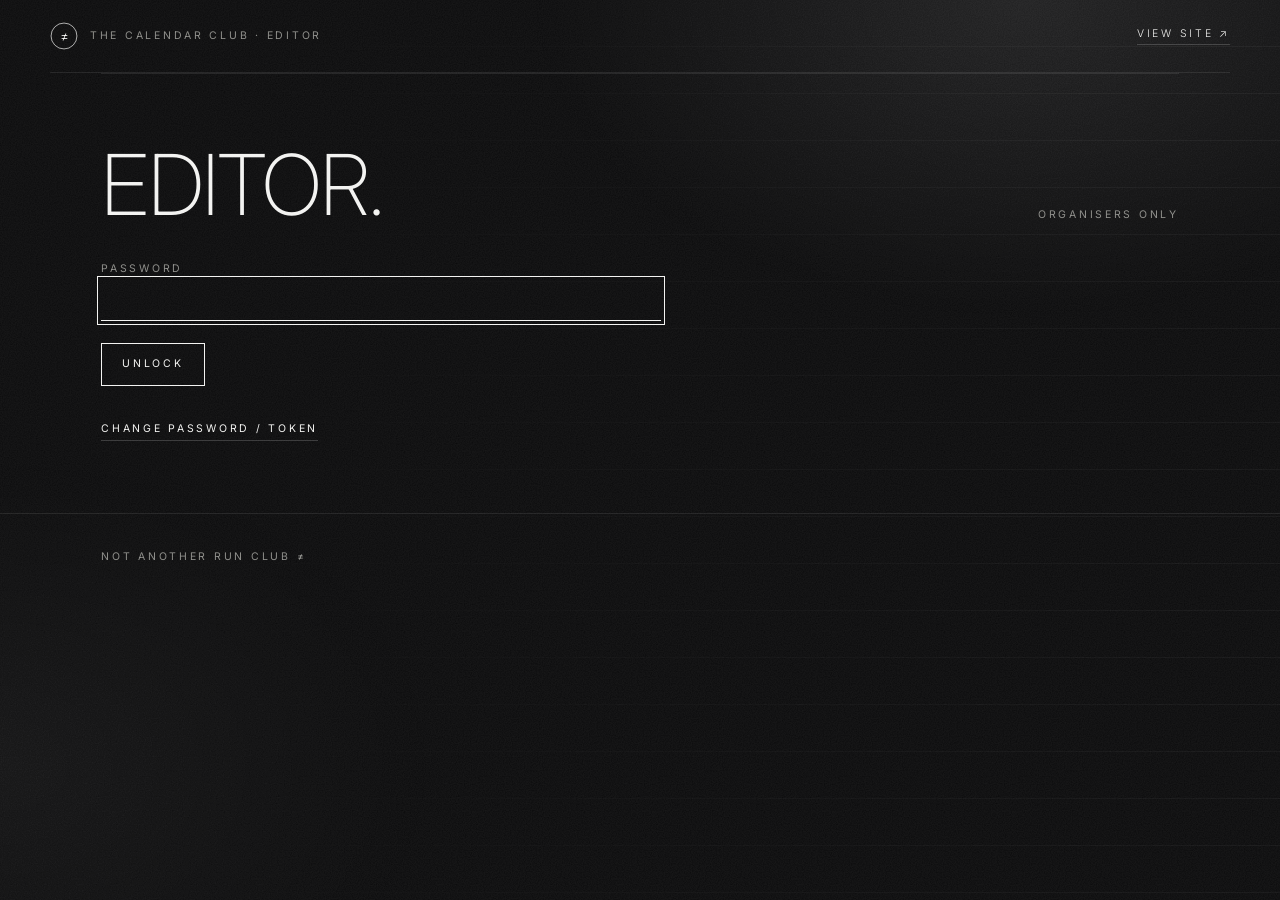
<file: editor.html>
<!DOCTYPE html>
<html lang="en">
<head>
<meta charset="utf-8">
<meta name="viewport" content="width=device-width, initial-scale=1, viewport-fit=cover">
<title>Editor · The Calendar Club</title>
<meta name="robots" content="noindex,nofollow">
<meta name="theme-color" content="#0a0a0b">
<link rel="icon" href="data:image/svg+xml,%3Csvg xmlns='http://www.w3.org/2000/svg' viewBox='0 0 40 40'%3E%3Crect width='40' height='40' fill='%230a0a0b'/%3E%3Ccircle cx='20' cy='20' r='17' fill='none' stroke='%23f3f3f1'/%3E%3Ctext x='20' y='28' text-anchor='middle' font-size='22' fill='%23f3f3f1' font-family='sans-serif'%3E%E2%89%A0%3C/text%3E%3C/svg%3E">
<link rel="preconnect" href="https://fonts.googleapis.com">
<link rel="preconnect" href="https://fonts.gstatic.com" crossorigin>
<link href="https://fonts.googleapis.com/css2?family=Inter:wght@200;300;400;500&display=swap" rel="stylesheet">
<link rel="stylesheet" href="style.css">
<style>
.wrap{max-width:var(--maxw);margin:0 auto;padding:0 var(--pad)}
.top{display:flex;align-items:center;justify-content:space-between;gap:16px;padding:22px 0;border-bottom:1px solid var(--line-2)}
.brand{display:flex;align-items:center;gap:12px}
.badge{width:28px;height:28px;flex:none}
.top .right{display:flex;gap:22px;align-items:center}
.block{padding:clamp(34px,6vw,72px) 0;border-top:1px solid var(--line-2)}
.block:first-of-type{border-top:0}
.sec-head{display:flex;justify-content:space-between;align-items:flex-end;gap:14px 32px;flex-wrap:wrap;margin-bottom:clamp(20px,3vw,36px)}
.sec-head h1,.sec-head h2{font-size:clamp(36px,7vw,84px)}
.narrow{max-width:560px}
.sub-h{margin:46px 0 14px;display:flex;justify-content:space-between;align-items:baseline;gap:12px;flex-wrap:wrap}
.sub-h h3{font-size:clamp(22px,3vw,34px);font-weight:200;text-transform:uppercase;letter-spacing:-.01em}
.pill{display:inline-flex;gap:10px;align-items:center;border:1px solid var(--line);padding:8px 14px;color:var(--ink)}
.stats{display:flex;gap:10px 28px;flex-wrap:wrap;margin-bottom:6px}
.runs{border-top:1px solid var(--line)}
.rr{display:grid;grid-template-columns:44px minmax(0,1.6fr) minmax(0,1fr) 84px 84px 104px;gap:12px;align-items:baseline;padding:11px 0;border-bottom:1px solid var(--line-2);font-size:13px}
.rr.hd{padding:12px 0}
.rr .t{overflow:hidden;text-overflow:ellipsis;white-space:nowrap}
.rr .acts{display:flex;gap:14px;justify-content:flex-end}
.rr .acts button{font-size:9.5px;letter-spacing:.22em;text-transform:uppercase;color:var(--ink-3);border-bottom:1px solid var(--line-2)}
.rr .acts button:hover{color:var(--ink);border-color:var(--ink)}
.rr .acts button.sure{color:#ff8a8a;border-color:#ff8a8a}
.rr .ok{font-size:15px}
.rr.editing{background:rgba(255,255,255,.05)}
@media(max-width:820px){.rr{grid-template-columns:34px minmax(0,1fr) 40px 104px}.rr .c,.rr .tm{display:none}}
footer{border-top:1px solid var(--line-2);padding:34px 0 60px}
footer .wrap{display:flex;justify-content:space-between;gap:16px;flex-wrap:wrap;align-items:center}
.warn{border:1px solid var(--line);padding:14px 16px;margin-top:22px;color:var(--ink-2)}
@media(max-width:640px){.top .right .micro{display:none}}
</style>
</head>
<body>
<div class="heroBg" aria-hidden="true"></div>

<header class="wrap top">
  <div class="brand">
    <svg class="badge" viewBox="0 0 40 40" aria-hidden="true"><circle cx="20" cy="20" r="18.5" fill="none" stroke="currentColor" stroke-width="1"/><text x="20" y="27" text-anchor="middle" font-size="20" font-weight="300" fill="currentColor" font-family="Inter,system-ui,sans-serif">≠</text></svg>
    <span class="micro">The Calendar Club · Editor</span>
  </div>
  <div class="right">
    <a class="linkbtn" href="index.html" id="viewLink">View site ↗</a>
    <button class="linkbtn" id="lockBtn" type="button" hidden>Lock</button>
  </div>
</header>

<main class="wrap">

  <!-- 0 · checking -->
  <section class="block" id="vLoad">
    <p class="micro" id="loadMsg">Checking the lock…</p>
  </section>

  <!-- 1 · locked -->
  <section class="block" id="vLock" hidden>
    <div class="sec-head"><h1 class="display">Editor.</h1><p class="micro">Organisers only</p></div>
    <form class="narrow" id="lockForm" autocomplete="on">
      <div class="f"><label class="micro" for="lkPw">Password</label>
        <input id="lkPw" type="password" autocomplete="current-password" autofocus></div>
      <div class="btn-row"><button class="btn" id="lkBtn" type="submit">Unlock</button><span class="micro msg" id="lkMsg" aria-live="polite"></span></div>
      <p class="micro" style="margin-top:34px"><button class="linkbtn" id="toSetup" type="button">Change password / token</button></p>
    </form>
  </section>

  <!-- 2 · first-time setup -->
  <section class="block" id="vSetup" hidden>
    <div class="sec-head"><h1 class="display">Set up.</h1><p class="micro" id="setupKind">One-time setup</p></div>
    <form class="narrow" id="setupForm" autocomplete="off">
      <p class="micro" style="margin-bottom:22px">The editor saves results by committing <b>data.json</b> to your GitHub repository. For that it needs a GitHub access token. Your token is encrypted with the password below and stored in the repository as <b>editor-key.json</b>; the password never leaves your device.</p>
      <div class="grid-f">
        <div class="f"><label class="micro" for="suOwner">GitHub user / org</label><input id="suOwner" placeholder="your-name"></div>
        <div class="f"><label class="micro" for="suRepo">Repository</label><input id="suRepo" placeholder="calendar-club"></div>
        <div class="f"><label class="micro" for="suBranch">Branch</label><input id="suBranch" value="main"></div>
      </div>
      <div class="f" style="margin-top:22px"><label class="micro" for="suToken">Access token (fine-grained, this repo only, Contents: read &amp; write)</label>
        <input id="suToken" type="password" autocomplete="off" spellcheck="false" placeholder="github_pat_…"></div>
      <div class="grid-f" style="margin-top:22px">
        <div class="f"><label class="micro" for="suPw">New editor password (12+ characters)</label><input id="suPw" type="password" autocomplete="new-password"></div>
        <div class="f"><label class="micro" for="suPw2">Repeat password</label><input id="suPw2" type="password" autocomplete="new-password"></div>
      </div>
      <p class="warn micro">The lock file is public, so anyone could try to guess the password offline. Use a long passphrase (for example four or five random words), a token that expires, and a token limited to this one repository.</p>
      <div class="btn-row"><button class="btn" id="suBtn" type="submit">Verify &amp; save</button><button class="btn ghost" id="suCancel" type="button" hidden>Cancel</button><span class="micro msg" id="suMsg" aria-live="polite"></span></div>
    </form>
  </section>

  <!-- 3 · unlocked -->
  <section class="block" id="vPanel" hidden>
    <div class="sec-head">
      <h1 class="display">Add results.</h1>
      <div class="meta"><span class="pill micro" id="demoPill" hidden><span class="dot-live"></span>Demo · nothing is saved</span></div>
    </div>
    <div class="stats micro" id="stats"></div>

    <form id="runForm" autocomplete="off" novalidate style="margin-top:26px">
      <div class="grid-f">
        <div class="f"><label class="micro" for="fName">Runner</label><input id="fName" list="dlNames" maxlength="80" placeholder="Name"></div>
        <div class="f"><label class="micro" for="fCity">City</label><input id="fCity" list="dlCities" maxlength="80" placeholder="Budapest"></div>
        <div class="f"><label class="micro" for="fDay">Day</label><select id="fDay"></select></div>
        <div class="f"><label class="micro" for="fDone">Finished the day's distance?</label>
          <select id="fDone"><option value="yes">Yes — finished</option><option value="no">No — not finished (disqualified)</option></select></div>
        <div class="f"><label class="micro" for="fTime">Time for the distance (optional)</label><input id="fTime" inputmode="numeric" placeholder="0:38:20"></div>
      </div>
      <div class="grid-f" id="coordRow" style="margin-top:20px" hidden>
        <p class="micro" style="grid-column:1/-1">This city is not in the built-in list. Add its coordinates once (decimal degrees, e.g. 47.4979 and 19.0402); they are remembered for later runs.</p>
        <div class="f"><label class="micro" for="fLat">Latitude</label><input id="fLat" inputmode="decimal" placeholder="47.4979"></div>
        <div class="f"><label class="micro" for="fLon">Longitude</label><input id="fLon" inputmode="decimal" placeholder="19.0402"></div>
      </div>
      <div class="btn-row">
        <button class="btn" id="fSubmit" type="submit">Save result</button>
        <button class="btn ghost" id="fCancel" type="button" hidden>Cancel edit</button>
        <span class="micro msg" id="fMsg" aria-live="polite"></span>
      </div>
      <datalist id="dlNames"></datalist>
      <datalist id="dlCities"></datalist>
    </form>

    <div class="sub-h"><h3>Paste many at once.</h3><p class="micro">name ; city ; day ; yes/no ; time &nbsp;(time optional · unknown city: add ; lat ; lon · yes/no also as igen/nem or ✓/✗)</p></div>
    <textarea id="bulk" spellcheck="false" placeholder="Kovács Anna; Budapest; 7; yes; 0:41:05&#10;Nagy Bence; Szeged; 7; yes; 0:47:30&#10;Szabó Dóra; Pécs; 7; no"></textarea>
    <div class="btn-row">
      <button class="btn ghost" id="bCheck" type="button">Check</button>
      <button class="btn" id="bImport" type="button" disabled>Import</button>
      <span class="micro msg" id="bMsg" aria-live="polite"></span>
    </div>

    <div class="sub-h"><h3>All entered runs.</h3>
      <div class="btn-row" style="margin:0"><button class="btn ghost" id="refreshBtn" type="button">Refresh</button><button class="btn ghost" id="csvBtn" type="button">Copy CSV</button></div>
    </div>
    <textarea id="csvOut" readonly hidden></textarea>
    <div class="runs" id="runs"></div>
    <div class="btn-row"><button class="btn ghost" id="showAll" type="button" hidden>Show all</button></div>
    <p class="micro" style="margin-top:26px" id="liveNote">Changes go live on the public page about a minute after saving (GitHub Pages publishes them).</p>
  </section>
</main>

<footer>
  <div class="wrap"><span class="micro">Not another run club ≠</span><span class="micro" id="repoLine"></span></div>
</footer>

<script src="shared.js"></script>
<script>
(() => {
'use strict';
const { DAYS, norm, pad2, fmtTime, CITIES, CITY_LIST, cityKey, buildRecord, newId, clean } = window.CC;

/* ===== SETTINGS ===== */
const KEY_FILE = 'editor-key.json';
const DATA_FILE = 'data.json';
const PBKDF2_ITER = 600000;
const IDLE_LOCK_MS = 30 * 60 * 1000;
const SHOW_LIMIT = 25;

const $ = (q) => document.querySelector(q);
const sleep = (ms) => new Promise((r) => setTimeout(r, ms));
function h(tag, props, ...kids) {
  const el = document.createElement(tag);
  if (props) for (const [k, v] of Object.entries(props)) {
    if (v == null || v === false) continue;
    if (k === 'class') el.className = v;
    else if (k.startsWith('on')) el.addEventListener(k.slice(2), v);
    else el.setAttribute(k, v === true ? '' : v);
  }
  for (const c of kids.flat()) { if (c == null || c === false) continue; el.append(c.nodeType ? c : document.createTextNode(String(c))); }
  return el;
}
const say = (el, text, err) => { el.textContent = text; el.classList.toggle('err', !!err); };

/* ===== bytes <-> base64, crypto ===== */
const enc = (s) => new TextEncoder().encode(s), dec = (u) => new TextDecoder().decode(u);
function toB64(u8) { let s = ''; for (let i = 0; i < u8.length; i += 0x8000) s += String.fromCharCode.apply(null, u8.subarray(i, i + 0x8000)); return btoa(s); }
function fromB64(b) { const s = atob(String(b).replace(/\s/g, '')); const u = new Uint8Array(s.length); for (let i = 0; i < s.length; i++) u[i] = s.charCodeAt(i); return u; }
async function deriveKey(pw, salt, iter) {
  const km = await crypto.subtle.importKey('raw', enc(pw), 'PBKDF2', false, ['deriveKey']);
  return crypto.subtle.deriveKey({ name: 'PBKDF2', salt, iterations: iter, hash: 'SHA-256' }, km, { name: 'AES-GCM', length: 256 }, false, ['encrypt', 'decrypt']);
}
async function sealToken(token, pw, cfg) {
  const salt = crypto.getRandomValues(new Uint8Array(16)), iv = crypto.getRandomValues(new Uint8Array(12));
  const key = await deriveKey(pw, salt, PBKDF2_ITER);
  const ct = new Uint8Array(await crypto.subtle.encrypt({ name: 'AES-GCM', iv, additionalData: enc(cfg.owner + '/' + cfg.repo) }, key, enc(token)));
  return { v: 1, kdf: 'PBKDF2-SHA256', iter: PBKDF2_ITER, owner: cfg.owner, repo: cfg.repo, branch: cfg.branch, salt: toB64(salt), iv: toB64(iv), ct: toB64(ct) };
}
async function openToken(box, pw) {
  const key = await deriveKey(pw, fromB64(box.salt), box.iter || PBKDF2_ITER);
  const pt = await crypto.subtle.decrypt({ name: 'AES-GCM', iv: fromB64(box.iv), additionalData: enc(box.owner + '/' + box.repo) }, key, fromB64(box.ct));
  return dec(new Uint8Array(pt));
}

/* ===== state ===== */
const DEMO = location.hash === '#demo';
let TOKEN = null, CFG = null, BOX = null, DOC = null;
let editing = null, showAll = false, idleAt = Date.now(), idleTimer = null, bulkOk = [];
const views = ['vLoad', 'vLock', 'vSetup', 'vPanel'];
function view(id) { for (const v of views) $('#' + v).hidden = v !== id; $('#lockBtn').hidden = id !== 'vPanel' || DEMO; window.scrollTo(0, 0); }

/* ===== GitHub API ===== */
const base = () => `/repos/${encodeURIComponent(CFG.owner)}/${encodeURIComponent(CFG.repo)}`;
async function gh(method, path, body) {
  const r = await fetch('https://api.github.com' + path, {
    method, cache: 'no-store',
    headers: { Accept: 'application/vnd.github+json', Authorization: 'Bearer ' + TOKEN, 'X-GitHub-Api-Version': '2022-11-28', ...(body ? { 'Content-Type': 'application/json' } : {}) },
    body: body ? JSON.stringify(body) : undefined,
  });
  let json = null; try { json = await r.json(); } catch (e) { /* empty body */ }
  return { ok: r.ok, status: r.status, json };
}
function apiError(r, what) {
  const m = (r.json && r.json.message) || '';
  if (r.status === 401) return new Error('GitHub rejected the token (expired or revoked). Use “Change password / token” to add a new one.');
  if (r.status === 403 && /rate limit/i.test(m)) return new Error('GitHub says: too many requests. Wait a minute and try again.');
  if (r.status === 403) return new Error('The token is not allowed to write here. It needs “Contents: Read and write” for this repository.');
  if (r.status === 404) return new Error(`GitHub could not find ${what || 'the repository'}. Check owner / repository / branch, and that the token has access to this repository.`);
  return new Error(`GitHub error ${r.status}${m ? ': ' + m : ''}`);
}
async function readFile(path) {
  const r = await gh('GET', `${base()}/contents/${path}?ref=${encodeURIComponent(CFG.branch)}`);
  if (r.status === 404) return { text: null, sha: null, notFound: true, res: r };
  if (!r.ok) throw apiError(r, path);
  return { text: dec(fromB64(r.json.content || '')), sha: r.json.sha };
}
async function writeFile(path, text, message, sha) {
  const body = { message, content: toB64(enc(text)), branch: CFG.branch }; if (sha) body.sha = sha;
  return gh('PUT', `${base()}/contents/${path}`, body);
}
function serialize(doc) { return '{"version":1,"updatedAt":' + (doc.updatedAt || 0) + ',"entries":[\n' + doc.entries.map((e) => JSON.stringify(e)).join(',\n') + '\n]}\n'; }
async function readData() {
  const f = await readFile(DATA_FILE);
  if (f.notFound) return { doc: { version: 1, updatedAt: 0, entries: [] }, sha: null };
  let doc; try { doc = JSON.parse(f.text); } catch (e) { throw new Error('data.json in the repository is not valid JSON — fix it on GitHub first.'); }
  if (!doc || !Array.isArray(doc.entries)) doc = { version: 1, updatedAt: 0, entries: [] };
  return { doc, sha: f.sha };
}
/* read → change → write, retrying if somebody else saved in between */
async function commit(mutate, message) {
  if (DEMO) { mutate(DOC); DOC.updatedAt = Date.now(); await sleep(120); return; }
  for (let i = 0; i < 4; i++) {
    const { doc, sha } = await readData();
    mutate(doc); doc.updatedAt = Date.now();
    const r = await writeFile(DATA_FILE, serialize(doc), message, sha);
    if (r.ok) { DOC = doc; return; }
    if (r.status === 409 || r.status === 422) { await sleep(450 * (i + 1)); continue; }
    throw apiError(r, DATA_FILE);
  }
  throw new Error('Someone else saved at the same moment. Please try again.');
}

/* ===== lock / unlock / setup ===== */
function guessRepo() {
  const host = location.hostname, parts = location.pathname.split('/').filter(Boolean);
  const owner = host.endsWith('.github.io') ? host.split('.')[0] : '';
  let repo = parts.length && !/\.html?$/.test(parts[0]) ? parts[0] : (owner ? owner + '.github.io' : '');
  return { owner, repo, branch: 'main' };
}
async function boot() {
  $('#viewLink').href = DEMO ? 'index.html?demo' : 'index.html';
  if (DEMO) { DOC = { version: 1, updatedAt: 0, entries: window.CC.demoEntries(9) }; CFG = { owner: 'demo', repo: 'demo', branch: 'main' }; enterPanel(); return; }
  if (!window.crypto || !crypto.subtle) { say($('#loadMsg'), 'This browser cannot do encryption here. Open the editor over https (your GitHub Pages address).', true); return; }
  try {
    const r = await fetch(KEY_FILE + '?t=' + Date.now(), { cache: 'no-store' });
    if (r.status === 404) { openSetup(true); return; }
    if (!r.ok) throw new Error('HTTP ' + r.status);
    BOX = await r.json();
    if (!BOX || !BOX.ct || !BOX.salt || !BOX.iv || !BOX.owner || !BOX.repo) throw new Error('bad lock file');
    CFG = { owner: BOX.owner, repo: BOX.repo, branch: BOX.branch || 'main' };
    view('vLock'); $('#lkPw').focus();
  } catch (e) {
    say($('#loadMsg'), location.protocol === 'file:' ? 'Open the editor from your site address (https://…github.io/…/editor.html) — local files cannot read the lock.' : 'Could not read the lock file. Check your connection and reload.', true);
  }
}
$('#lockForm').addEventListener('submit', async (ev) => {
  ev.preventDefault();
  const pw = $('#lkPw').value; if (!pw) { say($('#lkMsg'), 'Enter the password.', true); return; }
  const btn = $('#lkBtn'); btn.disabled = true; say($('#lkMsg'), 'Unlocking…');
  try { TOKEN = await openToken(BOX, pw); }
  catch (e) { say($('#lkMsg'), 'Wrong password.', true); btn.disabled = false; return; }
  $('#lkPw').value = '';
  try { const { doc } = await readData(); DOC = doc; say($('#lkMsg'), ''); btn.disabled = false; enterPanel(); }
  catch (e) { TOKEN = null; say($('#lkMsg'), e.message, true); btn.disabled = false; }
});
$('#toSetup').addEventListener('click', () => openSetup(false));
function openSetup(first) {
  const g = BOX ? { owner: BOX.owner, repo: BOX.repo, branch: BOX.branch || 'main' } : guessRepo();
  $('#suOwner').value = g.owner; $('#suRepo').value = g.repo; $('#suBranch').value = g.branch;
  $('#setupKind').textContent = first ? 'First-time setup' : 'New password or token';
  $('#suCancel').hidden = first; view('vSetup');
}
$('#suCancel').addEventListener('click', () => view('vLock'));
$('#setupForm').addEventListener('submit', async (ev) => {
  ev.preventDefault();
  const msg = $('#suMsg'), btn = $('#suBtn');
  const cfg = { owner: $('#suOwner').value.trim(), repo: $('#suRepo').value.trim(), branch: $('#suBranch').value.trim() || 'main' };
  const token = $('#suToken').value.trim(), pw = $('#suPw').value, pw2 = $('#suPw2').value;
  if (!cfg.owner || !cfg.repo) return say(msg, 'Fill in the GitHub user and repository.', true);
  if (!token) return say(msg, 'Paste the access token.', true);
  if (pw.length < 12) return say(msg, 'The password needs at least 12 characters.', true);
  if (pw !== pw2) return say(msg, 'The two passwords differ.', true);
  btn.disabled = true; say(msg, 'Checking the token…');
  TOKEN = token; CFG = cfg;
  try {
    const repo = await gh('GET', base());
    if (!repo.ok) throw apiError(repo);
    say(msg, 'Preparing data.json…');
    const f = await readFile(DATA_FILE);
    if (f.notFound) {
      const r = await writeFile(DATA_FILE, serialize({ updatedAt: 0, entries: [] }), 'Create data.json', null);
      if (!r.ok) throw apiError(r, DATA_FILE);
    }
    say(msg, 'Encrypting the token…');
    const box = await sealToken(token, pw, cfg);
    const k = await readFile(KEY_FILE);
    const w = await writeFile(KEY_FILE, JSON.stringify(box, null, 1) + '\n', k.notFound ? 'Add editor lock' : 'Update editor lock', k.sha);
    if (!w.ok) throw apiError(w, KEY_FILE);
    BOX = box;
    const { doc } = await readData(); DOC = doc;
    $('#suToken').value = $('#suPw').value = $('#suPw2').value = '';
    say(msg, ''); btn.disabled = false;
    enterPanel('Lock saved. It becomes active for other devices in about a minute; you are signed in here already.');
  } catch (e) { TOKEN = null; say(msg, e.message, true); btn.disabled = false; }
});
function lock() {
  TOKEN = null; DOC = null; editing = null; clearInterval(idleTimer);
  if (DEMO) return;
  $('#lkMsg').textContent = ''; view('vLock'); $('#lkPw').focus();
}
$('#lockBtn').addEventListener('click', lock);
['pointerdown', 'keydown'].forEach((t) => window.addEventListener(t, () => { idleAt = Date.now(); }, { passive: true }));

/* ===== panel ===== */
const dayEl = $('#fDay');
for (let d = 1; d <= DAYS; d++) dayEl.append(h('option', { value: d }, `Day ${pad2(d)} · ${d} km`));
function todayDay() {
  const [y, m, d] = new Intl.DateTimeFormat('en-CA', { timeZone: 'Europe/Budapest', year: 'numeric', month: '2-digit', day: '2-digit' }).format(new Date()).split('-').map(Number);
  const diff = Math.round((Date.UTC(y, m - 1, d) - Date.UTC(2026, 11, 1)) / 864e5);
  return diff >= 0 && diff < DAYS ? diff + 1 : 1;
}
function enterPanel(note) {
  view('vPanel'); $('#demoPill').hidden = !DEMO;
  $('#repoLine').textContent = DEMO ? 'Demo' : `${CFG.owner}/${CFG.repo} · ${CFG.branch}`;
  $('#liveNote').hidden = DEMO;
  resetForm(false); dayEl.value = String(DEMO ? 9 : todayDay());
  renderAll(); if (note) say($('#fMsg'), note);
  clearInterval(idleTimer); idleAt = Date.now();
  if (!DEMO) idleTimer = setInterval(() => { if (Date.now() - idleAt > IDLE_LOCK_MS) lock(); }, 30000);
}
const entries = () => (DOC ? DOC.entries.map((e) => clean(e.id, e)).filter(Boolean) : []);
function known(city) {
  const t = CITIES.get(norm(city)); if (t) return { lat: t.lat, lon: t.lon };
  const k = cityKey(city);
  for (const e of entries()) if (e.lat != null && e.lon != null && cityKey(e.city) === k) return { lat: e.lat, lon: e.lon };
  return null;
}
function renderAll() { renderStats(); renderLists(); renderRuns(); }
function renderStats() {
  const es = entries(), names = new Set(es.map((e) => norm(e.name))), fin = es.filter((e) => e.done).length;
  const last = es.reduce((a, e) => Math.max(a, e.at || 0), 0);
  $('#stats').replaceChildren(h('span', null, `${es.length} results`), h('span', null, `${names.size} runners`), h('span', null, `${fin} finished`),
    last ? h('span', null, 'Last entry · ' + new Intl.DateTimeFormat('en-GB', { timeZone: 'Europe/Budapest', day: '2-digit', month: 'short', hour: '2-digit', minute: '2-digit' }).format(new Date(last))) : null);
}
function renderLists() {
  const es = entries();
  const names = [...new Map(es.map((e) => [norm(e.name), e.name])).values()].sort((a, b) => a.localeCompare(b, 'hu'));
  $('#dlNames').replaceChildren(...names.map((n) => h('option', { value: n })));
  const cities = new Set(CITY_LIST.map((c) => c.name)); for (const e of es) if (e.city) cities.add(e.city);
  $('#dlCities').replaceChildren(...[...cities].sort((a, b) => a.localeCompare(b, 'hu')).map((n) => h('option', { value: n })));
}
function resetForm(keepDay) {
  const d = dayEl.value; $('#runForm').reset(); editing = null;
  if (keepDay && d) dayEl.value = d;
  $('#fTime').disabled = false; $('#fSubmit').textContent = 'Save result'; $('#fCancel').hidden = true; $('#coordRow').hidden = true;
}
$('#fCity').addEventListener('input', () => { const c = $('#fCity').value.trim(); $('#coordRow').hidden = !c || !!known(c); });
$('#fCity').addEventListener('focus', (e) => e.target.select());
$('#fCancel').addEventListener('click', () => { resetForm(true); say($('#fMsg'), ''); renderRuns(); });

/* one result per runner per day: saving the same runner + day again replaces the earlier result */
const sameKey = (e, v) => norm(e.name) === norm(v.name) && Number(e.day) === v.day;
function upsert(doc, v, now, editId) {
  if (editId) {
    const i = doc.entries.findIndex((e) => e.id === editId); if (i < 0) throw new Error('That result no longer exists.');
    doc.entries[i] = { id: editId, ...v, at: doc.entries[i].at || now };
    doc.entries = doc.entries.filter((e, j) => j === i || !sameKey(e, v)); return 'updated';
  }
  const i = doc.entries.findIndex((e) => sameKey(e, v));
  if (i >= 0) { doc.entries[i] = { id: doc.entries[i].id, ...v, name: doc.entries[i].name, at: now }; return 'updated'; }   // keep the spelling already on the leaderboard
  doc.entries.push({ id: newId(), ...v, at: now }); return 'added';
}
$('#fName').addEventListener('change', () => {          // known runner → suggest their usual city
  if ($('#fCity').value.trim() || editing) return;
  const k = norm($('#fName').value), mine = entries().filter((e) => norm(e.name) === k).sort((a, b) => b.at - a.at)[0];
  if (mine) { $('#fCity').value = mine.city; $('#coordRow').hidden = true; }
});
$('#fDone').addEventListener('change', () => { $('#fTime').disabled = $('#fDone').value === 'no'; });
$('#runForm').addEventListener('submit', async (ev) => {
  ev.preventDefault();
  const msg = $('#fMsg'), btn = $('#fSubmit');
  const x = { name: $('#fName').value, city: $('#fCity').value, day: dayEl.value, done: $('#fDone').value === 'yes', time: $('#fTime').value, lat: $('#fLat').value, lon: $('#fLon').value };
  const rec = buildRecord(x, known);
  if (rec.error) { say(msg, rec.error, true); if (rec.needCoords) $('#coordRow').hidden = false; return; }
  const v = rec.value, id = editing; btn.disabled = true; say(msg, 'Saving…');
  let how = 'added';
  try {
    await commit((doc) => { how = upsert(doc, v, Date.now(), id); }, `${id ? 'Edit' : 'Result'}: ${v.name} · day ${v.day} · ${v.done ? 'finished' : 'not finished'}`);
    say(msg, `${how === 'updated' ? 'Updated' : 'Saved'} ✓ ${v.name} · day ${pad2(v.day)} · ${v.done ? 'finished' : 'not finished'}`);
    resetForm(true); renderAll(); $('#fName').focus();
  } catch (e) { say(msg, e.message, true); }
  btn.disabled = false;
});

/* bulk paste */
function parseBulk(text) {
  const cur = new Map(entries().map((e) => [norm(e.name) + '|' + e.day, e])), batch = new Map();
  const ok = [], bad = []; let same = 0, upd = 0, first = true;
  text.split(/\r?\n/).forEach((raw, i) => {
    const line = raw.trim(); if (!line) return;
    const c = (line.includes('\t') ? line.split('\t') : line.split(';')).map((t) => t.trim());
    if (first) { first = false; if (!/^\d+$/.test(c[2] || '')) return; }                  // header row
    const rec = buildRecord({ name: c[0], city: c[1], day: c[2], done: c[3], time: c[4], lat: c[5], lon: c[6] }, (city) => known(city) || localKnown.get(cityKey(city)) || null);
    if (rec.error) { bad.push({ n: i + 1, line: raw, error: rec.error }); return; }
    const v = rec.value, k = norm(v.name) + '|' + v.day, prev = batch.get(k) || cur.get(k);
    if (prev && prev.done === v.done && (prev.sec == null ? null : prev.sec) === v.sec && norm(prev.city) === norm(v.city)) { same++; return; }
    if (prev) upd++;
    batch.set(k, v); localKnown.set(cityKey(v.city), { lat: v.lat, lon: v.lon });
    ok.push({ value: v, line: raw });
  });
  return { ok, bad, same, upd };
}
let localKnown = new Map();
function checkBulk() {
  localKnown = new Map();
  const r = parseBulk($('#bulk').value); bulkOk = r.ok;
  const parts = [`${r.ok.length - r.upd} new`]; if (r.upd) parts.push(`${r.upd} will replace an earlier result`); if (r.same) parts.push(`${r.same} already entered (skipped)`); if (r.bad.length) parts.push(`${r.bad.length} with problems`);
  say($('#bMsg'), (r.ok.length || r.bad.length || r.same ? parts.join(' · ') : 'Nothing to check.') + (r.bad.length ? ' — ' + r.bad.slice(0, 3).map((b) => `line ${b.n}: ${b.error}`).join(' | ') : ''), r.bad.length > 0);
  $('#bImport').disabled = !r.ok.length; return r;
}
$('#bCheck').addEventListener('click', checkBulk);
$('#bulk').addEventListener('input', () => { bulkOk = []; $('#bImport').disabled = true; });
$('#bImport').addEventListener('click', async () => {
  const r = checkBulk(); if (!r.ok.length) return;
  const btn = $('#bImport'), now = Date.now(); btn.disabled = true; say($('#bMsg'), `Importing ${r.ok.length}…`);
  try {
    await commit((doc) => { r.ok.forEach((o, i) => upsert(doc, o.value, now + i, null)); }, `Import ${r.ok.length} results`);
    $('#bulk').value = r.bad.map((b) => b.line).join('\n');
    say($('#bMsg'), `Imported ${r.ok.length} ✓` + (r.bad.length ? ` · ${r.bad.length} left in the box to fix` : '') + (r.same ? ` · ${r.same} already entered, skipped` : ''), r.bad.length > 0);
    renderAll();
  } catch (e) { say($('#bMsg'), e.message, true); btn.disabled = false; }
});

/* list of runs */
function renderRuns() {
  const root = $('#runs'); root.replaceChildren();
  const all = entries().sort((a, b) => (b.at - a.at) || (b.day - a.day));
  const list = showAll ? all : all.slice(0, SHOW_LIMIT);
  if (!all.length) { root.append(h('p', { class: 'micro', style: 'padding:18px 0' }, 'No results entered yet.')); $('#showAll').hidden = true; return; }
  root.append(h('div', { class: 'rr hd micro' }, h('span', null, 'Day'), h('span', null, 'Runner'), h('span', { class: 'c' }, 'City'), h('span', null, 'Done'), h('span', { class: 'tm' }, 'Time'), h('span')));
  for (const e of list) {
    let sure = false, timer = null;
    const del = h('button', { type: 'button', onclick: async () => {
      if (!sure) { sure = true; del.textContent = 'Sure?'; del.classList.add('sure'); timer = setTimeout(() => { sure = false; del.textContent = 'Delete'; del.classList.remove('sure'); }, 3500); return; }
      clearTimeout(timer); del.disabled = true;
      try { await commit((doc) => { doc.entries = doc.entries.filter((x) => x.id !== e.id); }, `Delete result: ${e.name} · day ${e.day}`); if (editing === e.id) resetForm(true); say($('#fMsg'), 'Result deleted ✓'); renderAll(); }
      catch (err) { say($('#fMsg'), err.message, true); del.disabled = false; }
    } }, 'Delete');
    const edit = h('button', { type: 'button', onclick: () => startEdit(e) }, 'Edit');
    root.append(h('div', { class: 'rr' + (editing === e.id ? ' editing' : '') },
      h('span', { class: 'num' }, pad2(e.day)), h('span', { class: 't' }, e.name), h('span', { class: 't c' }, e.city),
      h('span', { class: 'ok' }, e.done ? '✓' : '✗'), h('span', { class: 'num tm' }, fmtTime(e.sec)),
      h('span', { class: 'acts' }, edit, del)));
  }
  const more = all.length - list.length;
  $('#showAll').hidden = !(more > 0 || showAll); $('#showAll').textContent = showAll ? 'Show fewer' : `Show all ${all.length}`;
}
$('#showAll').addEventListener('click', () => { showAll = !showAll; renderRuns(); });
function startEdit(e) {
  editing = e.id;
  $('#fName').value = e.name; $('#fCity').value = e.city; dayEl.value = String(e.day); $('#fDone').value = e.done ? 'yes' : 'no'; $('#fTime').disabled = !e.done;
  $('#fTime').value = e.sec == null ? '' : fmtTime(e.sec); $('#fLat').value = e.lat == null ? '' : e.lat; $('#fLon').value = e.lon == null ? '' : e.lon;
  $('#coordRow').hidden = !$('#fCity').value.trim() || (!!known(e.city) && e.lat == null);
  $('#fSubmit').textContent = 'Save changes'; $('#fCancel').hidden = false; say($('#fMsg'), 'Editing — change the fields and press Save changes.');
  $('#runForm').scrollIntoView({ behavior: 'smooth', block: 'center' }); renderRuns();
}
$('#refreshBtn').addEventListener('click', async () => {
  if (DEMO) return;
  say($('#fMsg'), 'Refreshing…');
  try { DOC = (await readData()).doc; renderAll(); say($('#fMsg'), 'Up to date ✓'); } catch (e) { say($('#fMsg'), e.message, true); }
});
$('#csvBtn').addEventListener('click', async () => {
  const q = (t) => /[",\n;]/.test(String(t)) ? '"' + String(t).replace(/"/g, '""') + '"' : String(t);
  const rows = entries().sort((a, b) => a.day - b.day || a.at - b.at).map((e) => [e.name, e.city, e.day, e.done ? 'yes' : 'no', e.sec == null ? '' : fmtTime(e.sec)].map(q).join(','));
  const csv = ['name,city,day,finished,time', ...rows].join('\n'), out = $('#csvOut');
  out.value = csv; out.hidden = false; out.select();
  try { await navigator.clipboard.writeText(csv); say($('#fMsg'), 'CSV copied ✓'); } catch (e) { say($('#fMsg'), 'Select the text below and copy it.'); }
});

boot();
})();
</script>
</body>
</html>
</file>
<file: style.css>
/* style.css — theme + base styles shared by index.html and editor.html.
   To restyle the whole site, start with the variables below. */
:root{
  color-scheme:dark;
  --bg:#0a0a0b;
  --bg-2:#111113;
  --ink:#f3f3f1;
  --ink-2:#b9b9b5;
  --ink-3:#8c8c88;
  --line:rgba(255,255,255,.18);
  --line-2:rgba(255,255,255,.09);
  --red:#ff2b2b;
  --font:"Inter",system-ui,-apple-system,"Segoe UI",Helvetica,Arial,sans-serif;
  --pad:clamp(20px,4vw,56px);
  --maxw:1180px;
  --bar:60px;
  --foot:68px;
}
*{box-sizing:border-box;margin:0;padding:0}
html{background:var(--bg);color:var(--ink);-webkit-text-size-adjust:100%}
body{font-family:var(--font);font-weight:300;line-height:1.4;min-height:100vh;position:relative;-webkit-font-smoothing:antialiased}
/* film grain */
body::before{content:"";position:fixed;inset:0;pointer-events:none;z-index:60;opacity:.085;mix-blend-mode:screen;
  background-image:url("data:image/svg+xml;utf8,%3Csvg xmlns='http://www.w3.org/2000/svg' width='180' height='180'%3E%3Cfilter id='n'%3E%3CfeTurbulence type='fractalNoise' baseFrequency='.85' numOctaves='2' stitchTiles='stitch'/%3E%3CfeColorMatrix values='0 0 0 0 1 0 0 0 0 1 0 0 0 0 1 0 0 0 .8 0'/%3E%3C/filter%3E%3Crect width='100%25' height='100%25' filter='url(%23n)'/%3E%3C/svg%3E")}
/* soft glow + faint running-track lane lines behind everything */
.heroBg{position:fixed;inset:0;z-index:-1;pointer-events:none;
  background:radial-gradient(ellipse 60% 55% at 80% 0%,rgba(255,255,255,.09),transparent 65%),radial-gradient(ellipse 50% 50% at 0% 85%,rgba(255,255,255,.04),transparent 70%)}
.heroBg::after{content:"";position:absolute;inset:0;background:repeating-linear-gradient(to bottom,transparent 0 46px,rgba(255,255,255,.045) 46px 47px);
  -webkit-mask-image:linear-gradient(to right,transparent 10%,#000 95%);mask-image:linear-gradient(to right,transparent 10%,#000 95%)}
button{font:inherit;color:inherit;background:none;border:0;cursor:pointer}
a{color:inherit}
:focus-visible{outline:1px solid var(--ink);outline-offset:3px}
[hidden]{display:none!important}

.micro{font-size:10.5px;letter-spacing:.26em;text-transform:uppercase;color:var(--ink-3);font-weight:400;line-height:1.7}
.display{font-weight:200;text-transform:uppercase;letter-spacing:-.02em;line-height:.93}
.num{font-variant-numeric:tabular-nums}
.linkbtn{font-size:10.5px;letter-spacing:.26em;text-transform:uppercase;color:var(--ink);border-bottom:1px solid var(--line);padding-bottom:2px;display:inline-block;text-decoration:none}
.linkbtn:hover{border-color:var(--ink)}
.dot-live{width:6px;height:6px;border-radius:50%;background:var(--red);box-shadow:0 0 10px 2px rgba(255,43,43,.6);flex:none}

/* forms */
input,select,textarea{width:100%;background:transparent;border:0;border-bottom:1px solid var(--line);color:var(--ink);font:inherit;font-weight:300;font-size:16px;padding:9px 0;border-radius:0;outline:none}
input:focus,select:focus,textarea:focus{border-bottom-color:var(--ink)}
textarea{border:1px solid var(--line);padding:12px;min-height:130px;font-size:13px;font-family:ui-monospace,Menlo,Consolas,monospace;resize:vertical}
select option{background:#111}
.grid-f{display:grid;grid-template-columns:repeat(auto-fit,minmax(150px,1fr));gap:20px 22px}
.f label{display:block;margin-bottom:2px}
.btn{border:1px solid var(--ink);padding:13px 20px;font-size:10.5px;letter-spacing:.26em;text-transform:uppercase;font-weight:400;color:var(--ink);transition:background .15s,color .15s}
.btn:hover:not(:disabled){background:var(--ink);color:#0a0a0b}
.btn:disabled{opacity:.4;cursor:default}
.btn.ghost{border-color:var(--line);color:var(--ink-2)}
.btn-row{display:flex;gap:12px;flex-wrap:wrap;align-items:center;margin-top:22px}
.msg{min-height:1.4em}
.msg.err{color:#ff8a8a}

@media(prefers-reduced-motion:reduce){*{transition-duration:.01s!important;animation:none!important}}
</file>
